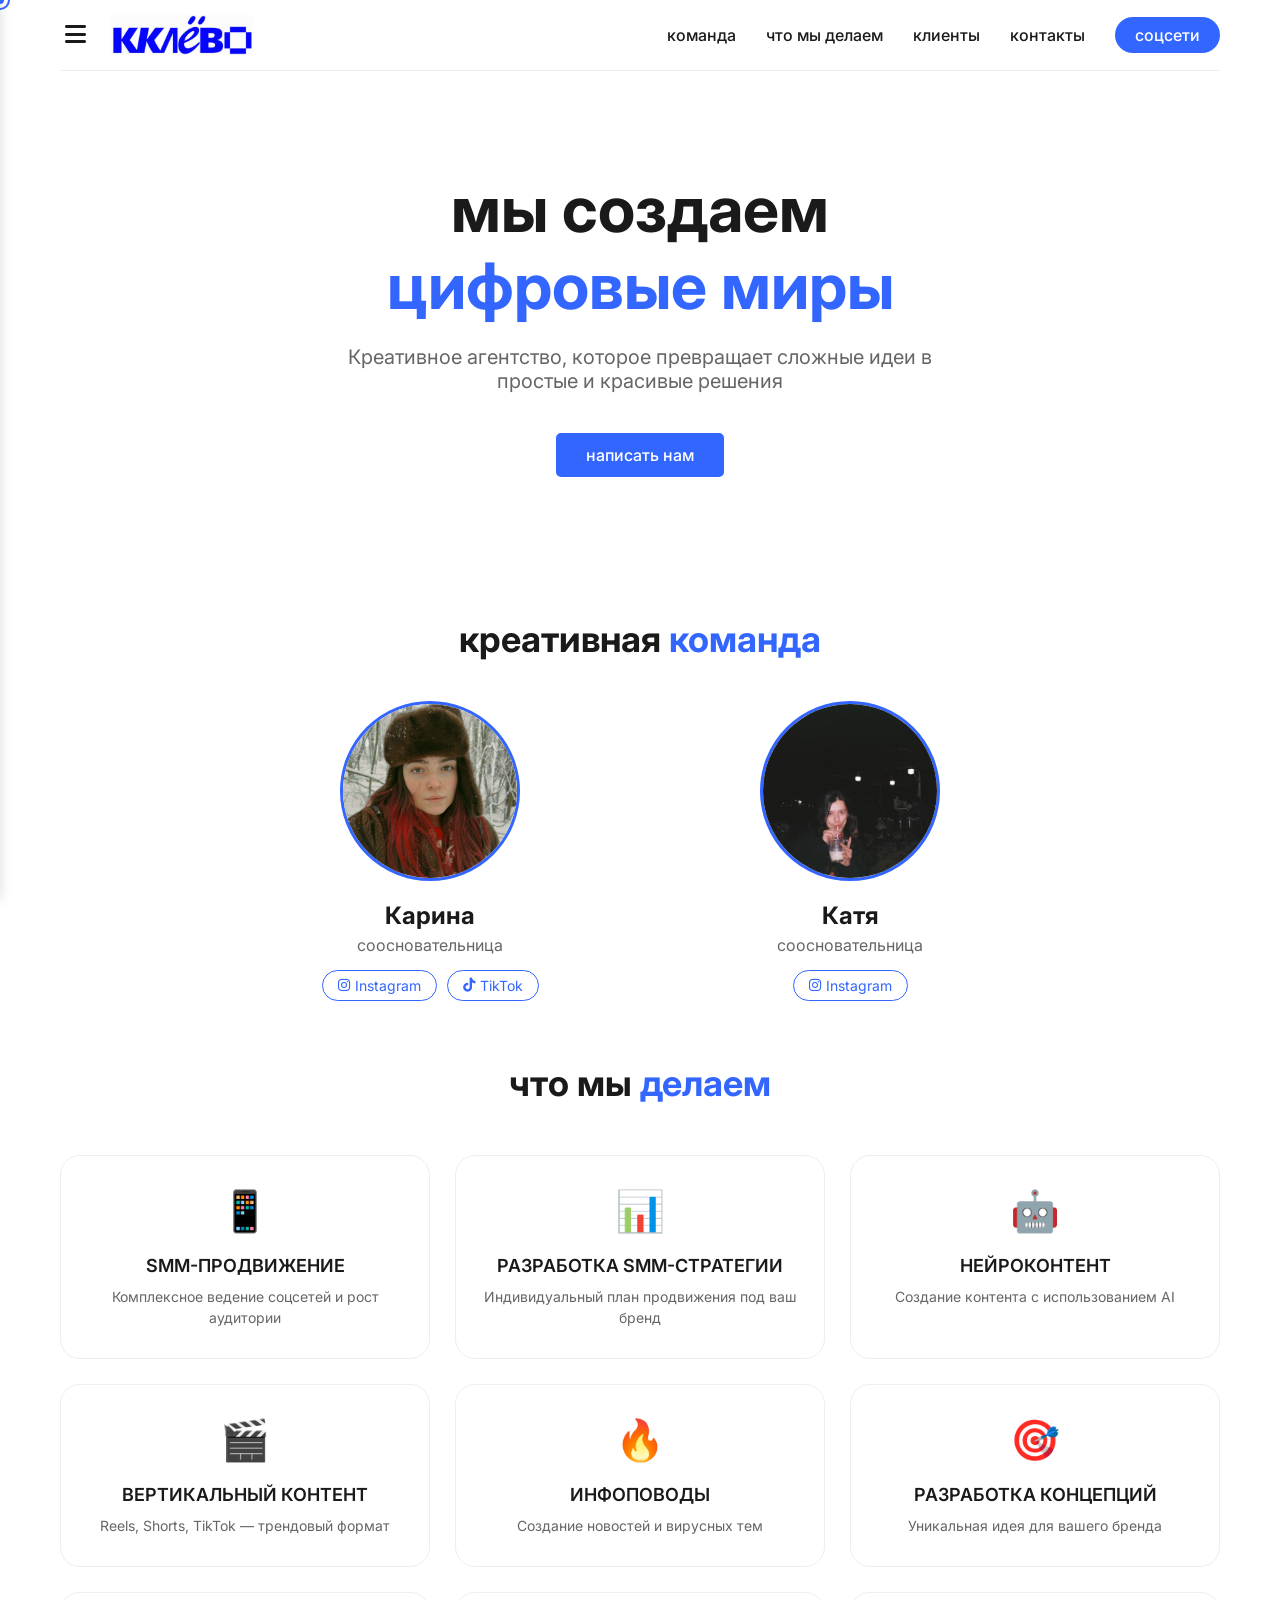
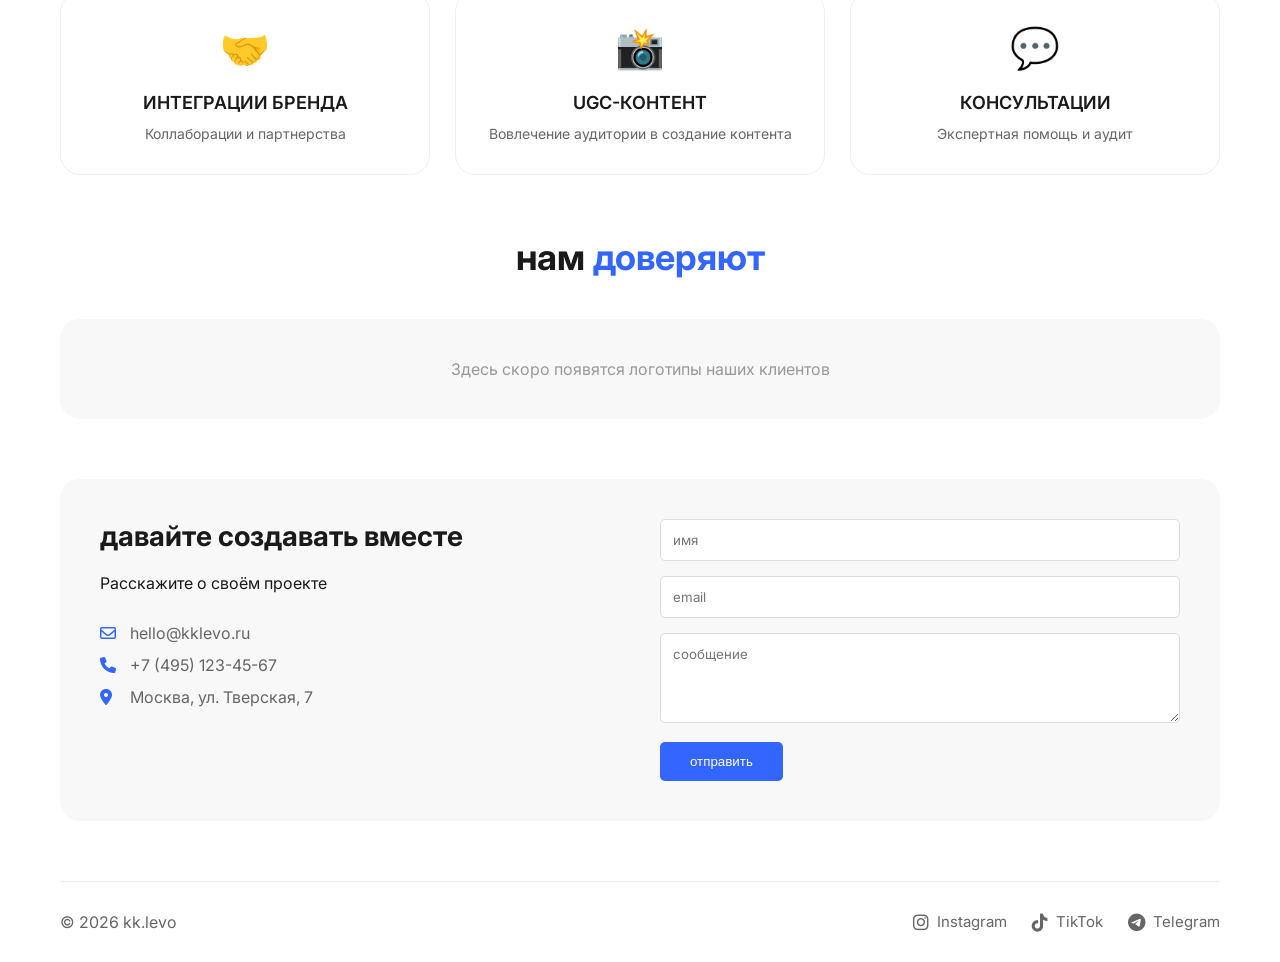
<file: index.html>
<!DOCTYPE html>
<html lang="ru">
<head>
    <meta charset="UTF-8">
    <meta name="viewport" content="width=device-width, initial-scale=1.0">
    <title>kk.levo — креативное агентство</title>
    <!-- Подключаем шрифт -->
    <link rel="preconnect" href="https://fonts.googleapis.com">
    <link rel="preconnect" href="https://fonts.gstatic.com" crossorigin>
    <link href="https://fonts.googleapis.com/css2?family=Inter:wght@300;400;500;600;700&display=swap" rel="stylesheet">
    <!-- Подключаем CSS -->
    <link rel="stylesheet" href="styles.css">
    <!-- Font Awesome для иконок -->
    <link rel="stylesheet" href="https://cdnjs.cloudflare.com/ajax/libs/font-awesome/6.0.0/css/all.min.css">
</head>
<body>
    <!-- КАСТОМНЫЙ КУРСОР -->
    <div class="cursor"></div>
    <div class="cursor-follower"></div>

    <!-- (панель и оверлей) -->
    <div class="menu-overlay" id="menuOverlay"></div>

    <div class="side-panel" id="sidePanel">
        <div class="panel-header">
            <div class="panel-logo">kk.<span>levo</span></div>
            <button class="close-panel" id="closePanel"><i class="fas fa-times"></i></button>
        </div>
        <nav class="panel-nav">
            <a href="index.html" class="panel-link"><i class="fas fa-home"></i> главная</a>
            <a href="services.html" class="panel-link"><i class="fas fa-star"></i> услуги</a>
            <a href="clients.html" class="panel-link"><i class="fas fa-handshake"></i> клиенты</a>
            <a href="index.html#contact" class="panel-link"><i class="fas fa-envelope"></i> контакты</a>
            <a href="index.html#social" class="panel-link"><i class="fas fa-share-alt"></i> соцсети</a>
        </nav>
        <div class="panel-footer">
            <p>© 2026 kk.levo</p>
        </div>
    </div>
    <!-- КОНЕЦ -->

    <div class="container">
        <!-- ШАПКА -->
        <div class="header">
            <div style="display: flex; align-items: center; gap: 20px;">
                <button class="menu-toggle" id="menuToggle">
                    <i class="fas fa-bars"></i>
                </button>
                <div class="logo">
                    <img src="logo.png" alt="kk.levo" style="height: 40px; width: auto;">
                </div>
            </div>

            <!-- Основная навигация (для больших экранов) -->
            <div class="nav">
                <a href="#team">команда</a>
                <a href="#services">что мы делаем</a>
                <a href="#clients">клиенты</a>
                <a href="#contact">контакты</a>
                <a href="#social" class="nav-social-link">соцсети</a>
            </div>
        </div>
        <!-- ГЛАВНЫЙ ЭКРАН -->
        <div class="hero">
            <h1>мы создаем<br><span class="blue">цифровые миры</span></h1>
            <p>Креативное агентство, которое превращает сложные идеи в простые и красивые решения</p>
            <a href="#contact" class="btn">написать нам</a>
        </div>

        <!-- КОМАНДА -->
        <h2 class="section-title" id="team">креативная <span>команда</span></h2>
        <div class="team-grid">
            <div class="member">
                <div class="member-photo">
                    <img src="kiara.jpg" alt="Киара" class="avatar" onerror="this.style.display='none'; this.parentElement.style.background='linear-gradient(135deg, #e0e0e0, #f5f5f5)';">
                </div>
                <h3>Карина</h3>
                <p class="member-role">соосновательница</p>
                <div class="member-social">
                    <a href="https://www.instagram.com/kiarovna" target="_blank"><i class="fab fa-instagram"></i> Instagram</a>
                    <a href="https://www.tiktok.com/@kiarovna" target="_blank"><i class="fab fa-tiktok"></i> TikTok</a>
                </div>
            </div>

            <div class="member">
                <div class="member-photo">
                    <img src="katya.jpg" alt="Катя" class="avatar" onerror="this.style.display='none'; this.parentElement.style.background='linear-gradient(135deg, #e0e0e0, #f5f5f5)';">
                </div>
                <h3>Катя</h3>
                <p class="member-role">соосновательница</p>
                <div class="member-social">
                    <a href="https://www.instagram.com/yofrox" target="_blank"><i class="fab fa-instagram"></i> Instagram</a>
                </div>
            </div>
        </div>
        <!-- УСЛУГИ -->
        <h2 class="section-title" id="services">что мы <span>делаем</span></h2>

        <div class="services-cards">
            <div class="service-card">
                <div class="service-icon">📱</div>
                <h3>SMM-ПРОДВИЖЕНИЕ</h3>
                <p>Комплексное ведение соцсетей и рост аудитории</p>
            </div>
            <div class="service-card">
                <div class="service-icon">📊</div>
                <h3>РАЗРАБОТКА SMM-СТРАТЕГИИ</h3>
                <p>Индивидуальный план продвижения под ваш бренд</p>
            </div>
            <div class="service-card">
                <div class="service-icon">🤖</div>
                <h3>НЕЙРОКОНТЕНТ</h3>
                <p>Создание контента с использованием AI</p>
            </div>
            <div class="service-card">
                <div class="service-icon">🎬</div>
                <h3>ВЕРТИКАЛЬНЫЙ КОНТЕНТ</h3>
                <p>Reels, Shorts, TikTok — трендовый формат</p>
            </div>
            <div class="service-card">
                <div class="service-icon">🔥</div>
                <h3>ИНФОПОВОДЫ</h3>
                <p>Создание новостей и вирусных тем</p>
            </div>
            <div class="service-card">
                <div class="service-icon">🎯</div>
                <h3>РАЗРАБОТКА КОНЦЕПЦИЙ</h3>
                <p>Уникальная идея для вашего бренда</p>
            </div>
            <div class="service-card">
                <div class="service-icon">🤝</div>
                <h3>ИНТЕГРАЦИИ БРЕНДА</h3>
                <p>Коллаборации и партнерства</p>
            </div>
            <div class="service-card">
                <div class="service-icon">📸</div>
                <h3>UGC-КОНТЕНТ</h3>
                <p>Вовлечение аудитории в создание контента</p>
            </div>
            <div class="service-card">
                <div class="service-icon">💬</div>
                <h3>КОНСУЛЬТАЦИИ</h3>
                <p>Экспертная помощь и аудит</p>
            </div>
        </div>

        <!-- КЛИЕНТЫ (будущий блок) -->
        <h2 class="section-title" id="clients">нам <span>доверяют</span></h2>
        <div class="clients-placeholder">
            <p style="text-align: center; color: #999; padding: 40px; background: #f8f8f8; border-radius: 20px;">
                Здесь скоро появятся логотипы наших клиентов
            </p>
        </div>

        <!-- КОНТАКТЫ -->

        <div class="contact" id="contact">
            <div class="contact-grid">
                <div class="contact-info">
                    <h2>давайте создавать вместе</h2>
                    <p>Расскажите о своём проекте</p>
                    <div class="contact-details">
                        <div><i class="far fa-envelope"></i> hello@kklevo.ru</div>
                        <div><i class="fas fa-phone"></i> +7 (495) 123-45-67</div>
                        <div><i class="fas fa-map-marker-alt"></i> Москва, ул. Тверская, 7</div>
                    </div>
                </div>
                <form class="form" id="contactForm">
                    <input type="text" placeholder="имя" required>
                    <input type="email" placeholder="email" required>
                    <textarea rows="4" placeholder="сообщение" required></textarea>
                    <button type="submit" class="btn">отправить</button>
                </form>
            </div>
        </div>

        <!-- ПОДВАЛ -->
        <div class="footer" id="social">
            <div>© 2026 kk.levo — креативное агентство</div>
            <div class="social-links">
                <a href="https://www.instagram.com/kk.levo" target="_blank"><i class="fab fa-instagram"></i> Instagram</a>
                <a href="https://www.tiktok.com/@kiarovna" target="_blank"><i class="fab fa-tiktok"></i> TikTok</a>
                <a href="#" target="_blank"><i class="fab fa-telegram"></i> Telegram</a>
               
            </div>
        </div>
    </div>
    <!-- Подключаем JavaScript -->
    <script src="script.js"></script>
</body>
</html>
</file>
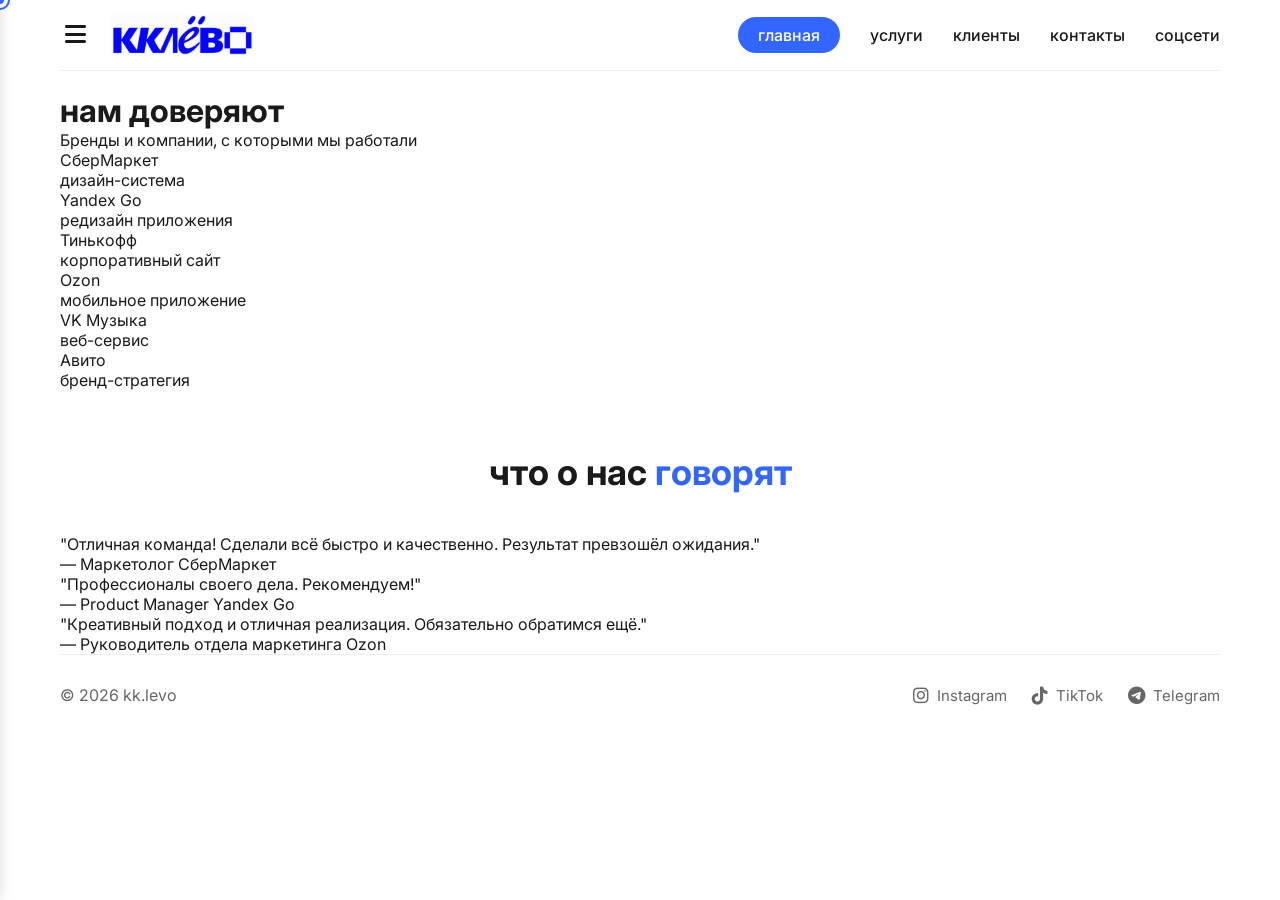
<file: clients.html>
﻿<!DOCTYPE html>
<html lang="ru">
<head>
    <meta charset="UTF-8">
    <meta name="viewport" content="width=device-width, initial-scale=1.0">
    <title>kk.levo — клиенты</title>
    <link rel="preconnect" href="https://fonts.googleapis.com">
    <link rel="preconnect" href="https://fonts.gstatic.com" crossorigin>
    <link href="https://fonts.googleapis.com/css2?family=Inter:wght@300;400;500;600;700&display=swap" rel="stylesheet">
    <link rel="stylesheet" href="https://cdnjs.cloudflare.com/ajax/libs/font-awesome/6.0.0/css/all.min.css">
    <link rel="stylesheet" href="styles.css">
</head>
<body>
    <!-- КАСТОМНЫЙ КУРСОР -->
    <div class="cursor"></div>
    <div class="cursor-follower"></div>

    <!-- ВЫДВИЖНАЯ ПАНЕЛЬ -->
    <div class="menu-overlay" id="menuOverlay"></div>
    <div class="side-panel" id="sidePanel">
        <div class="panel-header">
            <div class="panel-logo">
                <img src="logo.png" alt="kk.levo" style="height: 35px; width: auto;">
            </div>
            <button class="close-panel" id="closePanel"><i class="fas fa-times"></i></button>
        </div>
        <nav class="panel-nav">
            <a href="index.html" class="panel-link"><i class="fas fa-home"></i> главная</a>
            <a href="services.html" class="panel-link"><i class="fas fa-star"></i> услуги</a>
            <a href="clients.html" class="panel-link"><i class="fas fa-handshake"></i> клиенты</a>
            <a href="index.html#contact" class="panel-link"><i class="fas fa-envelope"></i> контакты</a>
            <a href="index.html#social" class="panel-link"><i class="fas fa-share-alt"></i> соцсети</a>
        </nav>
        <div class="panel-footer">
            <p>© 2026 kk.levo</p>
        </div>
    </div>

    <div class="container">
        <!-- ШАПКА -->
        <div class="header">
            <div style="display: flex; align-items: center; gap: 20px;">
                <button class="menu-toggle" id="menuToggle"><i class="fas fa-bars"></i></button>
                <div class="logo">
                    <a href="index.html"><img src="logo.png" alt="kk.levo" style="height: 40px; width: auto;"></a>
                </div>
            </div>
            <div class="nav">
                <a href="index.html" class="nav-social-link">главная</a>
                <a href="services.html">услуги</a>
                <a href="clients.html" class="active">клиенты</a>
                <a href="index.html#contact">контакты</a>
                <a href="index.html#social">соцсети</a>
            </div>
        </div>

        <!-- ЗАГОЛОВОК СТРАНИЦЫ -->
        <div class="page-header">
            <h1>нам <span class="blue">доверяют</span></h1>
            <p>Бренды и компании, с которыми мы работали</p>
        </div>

        <!-- СЕТКА КЛИЕНТОВ -->
        <div class="clients-grid">
            <div class="client-card">
                <div class="client-logo-placeholder">СберМаркет</div>
                <div class="client-info">
                    <p>дизайн-система</p>
                </div>
            </div>
            <div class="client-card">
                <div class="client-logo-placeholder">Yandex Go</div>
                <div class="client-info">
                    <p>редизайн приложения</p>
                </div>
            </div>
            <div class="client-card">
                <div class="client-logo-placeholder">Тинькофф</div>
                <div class="client-info">
                    <p>корпоративный сайт</p>
                </div>
            </div>
            <div class="client-card">
                <div class="client-logo-placeholder">Ozon</div>
                <div class="client-info">
                    <p>мобильное приложение</p>
                </div>
            </div>
            <div class="client-card">
                <div class="client-logo-placeholder">VK Музыка</div>
                <div class="client-info">
                    <p>веб-сервис</p>
                </div>
            </div>
            <div class="client-card">
                <div class="client-logo-placeholder">Авито</div>
                <div class="client-info">
                    <p>бренд-стратегия</p>
                </div>
            </div>
        </div>

        <!-- ОТЗЫВЫ -->
        <div class="reviews-section">
            <h2 class="section-title">что о нас <span>говорят</span></h2>
            <div class="reviews-grid">
                <div class="review-card">
                    <p class="review-text">"Отличная команда! Сделали всё быстро и качественно. Результат превзошёл ожидания."</p>
                    <p class="review-author">— Маркетолог СберМаркет</p>
                </div>
                <div class="review-card">
                    <p class="review-text">"Профессионалы своего дела. Рекомендуем!"</p>
                    <p class="review-author">— Product Manager Yandex Go</p>
                </div>
                <div class="review-card">
                    <p class="review-text">"Креативный подход и отличная реализация. Обязательно обратимся ещё."</p>
                    <p class="review-author">— Руководитель отдела маркетинга Ozon</p>
                </div>
            </div>
        </div>

        <!-- ПОДВАЛ -->
        <div class="footer" id="social">
            <div>© 2026 kk.levo — креативное агентство</div>
            <div class="social-links">
                <a href="https://www.instagram.com/kk.levo" target="_blank"><i class="fab fa-instagram"></i> Instagram</a>
                <a href="https://www.tiktok.com/@kiarovna" target="_blank"><i class="fab fa-tiktok"></i> TikTok</a>
                <a href="#" target="_blank"><i class="fab fa-telegram"></i> Telegram</a>
            </div>
        </div>
    </div>

    <script src="script.js"></script>
</body>
</html>
</file>
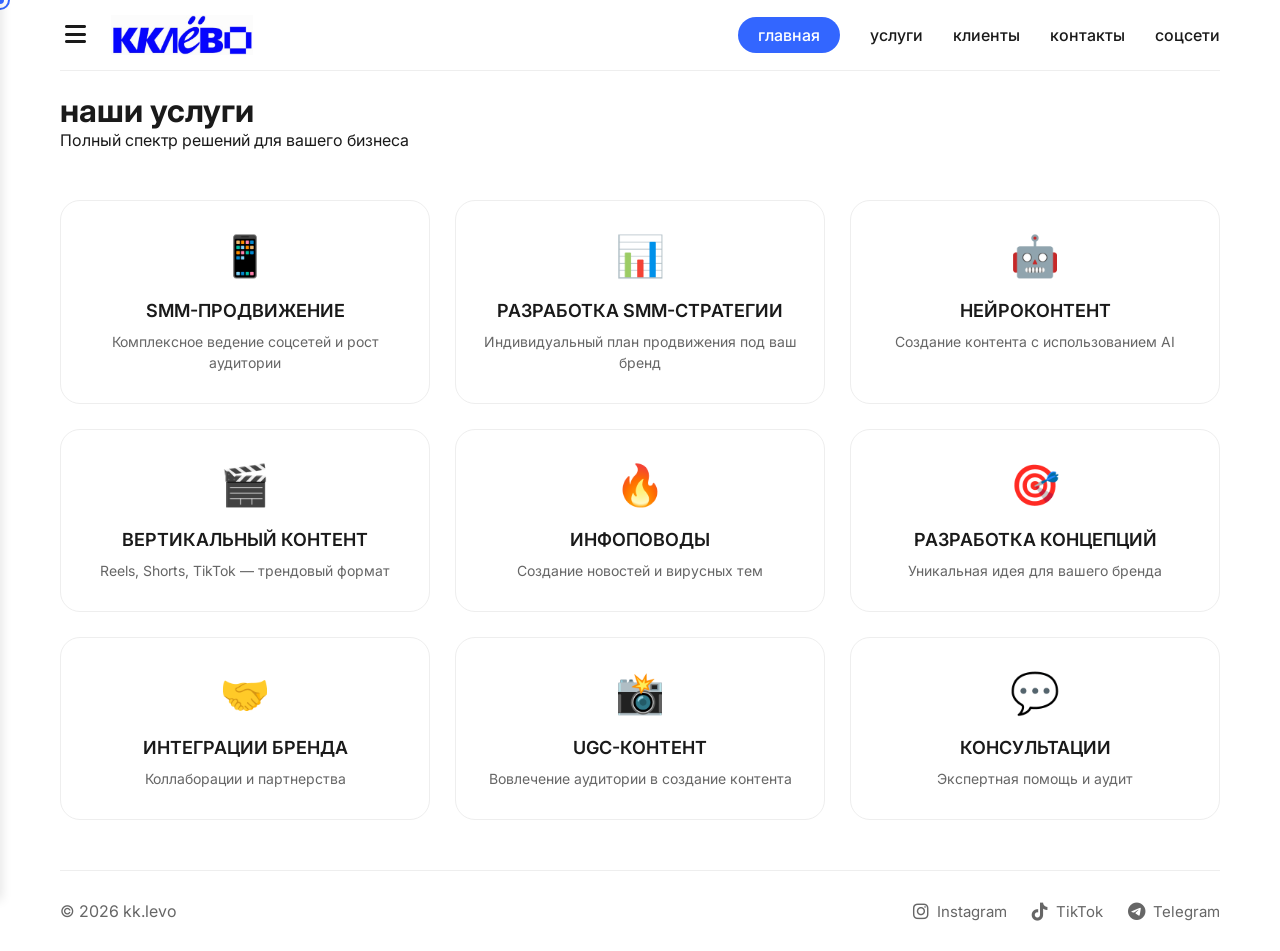
<file: services.html>
﻿<!DOCTYPE html>
<html lang="ru">
<head>
    <meta charset="UTF-8">
    <meta name="viewport" content="width=device-width, initial-scale=1.0">
    <title>kk.levo — услуги</title>
    <link rel="preconnect" href="https://fonts.googleapis.com">
    <link rel="preconnect" href="https://fonts.gstatic.com" crossorigin>
    <link href="https://fonts.googleapis.com/css2?family=Inter:wght@300;400;500;600;700&display=swap" rel="stylesheet">
    <link rel="stylesheet" href="https://cdnjs.cloudflare.com/ajax/libs/font-awesome/6.0.0/css/all.min.css">
    <link rel="stylesheet" href="styles.css">
</head>
<body>
    <!-- КАСТОМНЫЙ КУРСОР -->
    <div class="cursor"></div>
    <div class="cursor-follower"></div>

    <!-- ВЫДВИЖНАЯ ПАНЕЛЬ -->
    <div class="menu-overlay" id="menuOverlay"></div>
    <div class="side-panel" id="sidePanel">
        <div class="panel-header">
            <div class="panel-logo">
                <img src="logo.png" alt="kk.levo" style="height: 35px; width: auto;">
            </div>
            <button class="close-panel" id="closePanel"><i class="fas fa-times"></i></button>
        </div>
        <nav class="panel-nav">
            <a href="index.html" class="panel-link"><i class="fas fa-home"></i> главная</a>
            <a href="services.html" class="panel-link"><i class="fas fa-star"></i> услуги</a>
            <a href="clients.html" class="panel-link"><i class="fas fa-handshake"></i> клиенты</a>
            <a href="index.html#contact" class="panel-link"><i class="fas fa-envelope"></i> контакты</a>
            <a href="index.html#social" class="panel-link"><i class="fas fa-share-alt"></i> соцсети</a>
        </nav>
        <div class="panel-footer">
            <p>© 2026 kk.levo</p>
        </div>
    </div>

    <div class="container">
        <!-- ШАПКА -->
        <div class="header">
            <div style="display: flex; align-items: center; gap: 20px;">
                <button class="menu-toggle" id="menuToggle"><i class="fas fa-bars"></i></button>
                <div class="logo">
                    <a href="index.html"><img src="logo.png" alt="kk.levo" style="height: 40px; width: auto;"></a>
                </div>
            </div>
            <div class="nav">
                <a href="index.html" class="nav-social-link">главная</a>
                <a href="services.html" class="active">услуги</a>
                <a href="clients.html">клиенты</a>
                <a href="index.html#contact">контакты</a>
                <a href="index.html#social">соцсети</a>
            </div>
        </div>

        <!-- ЗАГОЛОВОК СТРАНИЦЫ -->
        <div class="page-header">
            <h1>наши <span class="blue">услуги</span></h1>
            <p>Полный спектр решений для вашего бизнеса</p>
        </div>

        <!-- УСЛУГИ ВСЕ КАРТОЧКИ -->
        <div class="services-cards">
            <div class="service-card">
                <div class="service-icon">📱</div>
                <h3>SMM-ПРОДВИЖЕНИЕ</h3>
                <p>Комплексное ведение соцсетей и рост аудитории</p>
            </div>
            <div class="service-card">
                <div class="service-icon">📊</div>
                <h3>РАЗРАБОТКА SMM-СТРАТЕГИИ</h3>
                <p>Индивидуальный план продвижения под ваш бренд</p>
            </div>
            <div class="service-card">
                <div class="service-icon">🤖</div>
                <h3>НЕЙРОКОНТЕНТ</h3>
                <p>Создание контента с использованием AI</p>
            </div>
            <div class="service-card">
                <div class="service-icon">🎬</div>
                <h3>ВЕРТИКАЛЬНЫЙ КОНТЕНТ</h3>
                <p>Reels, Shorts, TikTok — трендовый формат</p>
            </div>
            <div class="service-card">
                <div class="service-icon">🔥</div>
                <h3>ИНФОПОВОДЫ</h3>
                <p>Создание новостей и вирусных тем</p>
            </div>
            <div class="service-card">
                <div class="service-icon">🎯</div>
                <h3>РАЗРАБОТКА КОНЦЕПЦИЙ</h3>
                <p>Уникальная идея для вашего бренда</p>
            </div>
            <div class="service-card">
                <div class="service-icon">🤝</div>
                <h3>ИНТЕГРАЦИИ БРЕНДА</h3>
                <p>Коллаборации и партнерства</p>
            </div>
            <div class="service-card">
                <div class="service-icon">📸</div>
                <h3>UGC-КОНТЕНТ</h3>
                <p>Вовлечение аудитории в создание контента</p>
            </div>
            <div class="service-card">
                <div class="service-icon">💬</div>
                <h3>КОНСУЛЬТАЦИИ</h3>
                <p>Экспертная помощь и аудит</p>
            </div>
        </div>

        <!-- ПОДВАЛ -->
        <div class="footer" id="social">
            <div>© 2026 kk.levo — креативное агентство</div>
            <div class="social-links">
                <a href="https://www.instagram.com/kk.levo" target="_blank"><i class="fab fa-instagram"></i> Instagram</a>
                <a href="https://www.tiktok.com/@kiarovna" target="_blank"><i class="fab fa-tiktok"></i> TikTok</a>
                <a href="#" target="_blank"><i class="fab fa-telegram"></i> Telegram</a>
            </div>
        </div>
    </div>

    <script src="script.js"></script>
</body>
</html>
</file>
<file: styles.css>
/* ОСНОВНЫЕ СТИЛИ */
* {
    margin: 0;
    padding: 0;
    box-sizing: border-box;
}

body {
    font-family: 'Inter', sans-serif;
    background: white;
    color: #1a1a1a;
    overflow-x: hidden;
}

.container {
    max-width: 1200px;
    margin: 0 auto;
    padding: 0 20px;
}
/* Отступ для учёта липкой шапки */
#services, #team, #clients, #contact, #social {
    scroll-margin-top: 100px; /* Отступ сверху при скролле до якоря */
}
/* ===== ШАПКА (ЛИПКАЯ) ===== */
.header {
    display: flex;
    justify-content: space-between;
    align-items: center;
    padding: 15px 0;
    border-bottom: 1px solid #eee;
    background: rgba(255, 255, 255, 0.95); /* Полупрозрачный белый */
    backdrop-filter: blur(10px); /* Размытие фона */
    position: sticky;
    top: 0;
    z-index: 100;
    margin-bottom: 20px;
    transition: all 0.3s ease;
}

    /* Эффект при скролле (чуть более плотный) */
    .header.scrolled {
        padding: 10px 0;
        background: rgba(255, 255, 255, 0.98);
        box-shadow: 0 5px 20px rgba(0,0,0,0.05);
    }

.menu-toggle {
    background: none;
    border: none;
    font-size: 24px;
    color: #1a1a1a;
    cursor: pointer;
    padding: 5px;
}

    .menu-toggle:hover {
        color: #3366ff;
    }

.logo img {
    height: 40px;
    width: auto;
    display: block;
}

.nav {
    display: flex;
    gap: 30px;
}

    .nav a {
        color: #1a1a1a;
        text-decoration: none;
        transition: color 0.3s;
    }

        .nav a:hover {
            color: #3366ff;
        }

/* ===== ГЛАВНЫЙ ЭКРАН ===== */
.hero {
    padding: 80px 0;
    text-align: center;
    max-width: 800px;
    margin: 0 auto;
}

    .hero h1 {
        font-size: clamp(40px, 8vw, 64px);
        margin-bottom: 20px;
        line-height: 1.2;
    }

    .hero .blue {
        color: #3366ff;
    }

    .hero p {
        font-size: clamp(16px, 4vw, 20px);
        color: #666;
        margin-bottom: 40px;
        max-width: 600px;
        margin-left: auto;
        margin-right: auto;
    }

/* ===== КНОПКИ ===== */
.btn {
    display: inline-block;
    padding: 12px 30px;
    background: #3366ff;
    color: white;
    text-decoration: none;
    border-radius: 5px;
    font-weight: 500;
    border: none;
    cursor: pointer;
    transition: background 0.3s;
}

    .btn:hover {
        background: #2952cc;
    }

/* ===== ЗАГОЛОВКИ СЕКЦИЙ ===== */
.section-title {
    font-size: clamp(28px, 6vw, 36px);
    text-align: center;
    margin: 60px 0 40px;
}

    .section-title span {
        color: #3366ff;
    }

/* ===== КОМАНДА ===== */
.team-grid {
    display: grid;
    grid-template-columns: repeat(2, 1fr);
    gap: 40px;
    max-width: 800px;
    margin: 0 auto 60px;
}

.member {
    text-align: center;
}

.member-photo {
    width: 180px;
    height: 180px;
    border-radius: 50%;
    margin: 0 auto 20px;
    overflow: hidden;
    border: 3px solid #3366ff;
    background: linear-gradient(135deg, #e0e0e0, #f5f5f5);
}

.avatar {
    width: 100%;
    height: 100%;
    object-fit: cover;
}

.member h3 {
    font-size: 24px;
    margin-bottom: 5px;
}

.member-role {
    color: #666;
    margin-bottom: 15px;
}

.member-social {
    display: flex;
    gap: 10px;
    justify-content: center;
    flex-wrap: wrap;
}

    .member-social a {
        display: inline-flex;
        align-items: center;
        gap: 5px;
        color: #3366ff;
        text-decoration: none;
        font-size: 14px;
        padding: 6px 15px;
        border: 1px solid #3366ff;
        border-radius: 20px;
        transition: all 0.3s;
    }

        .member-social a:hover {
            background: #3366ff;
            color: white;
        }

/* ===== ВЫДВИЖНАЯ ПАНЕЛЬ ===== */
.side-panel {
    position: fixed;
    top: 0;
    left: -280px;
    width: 280px;
    height: 100vh;
    background: white;
    box-shadow: 2px 0 10px rgba(0,0,0,0.1);
    z-index: 1000;
    transition: left 0.3s ease;
    display: flex;
    flex-direction: column;
}

    .side-panel.open {
        left: 0;
    }

.panel-header {
    display: flex;
    justify-content: space-between;
    align-items: center;
    padding: 20px;
    border-bottom: 1px solid #eee;
}

.panel-logo {
    font-size: 22px;
    font-weight: 700;
}

    .panel-logo span {
        color: #3366ff;
    }

.close-panel {
    background: none;
    border: none;
    font-size: 20px;
    cursor: pointer;
    color: #666;
}

.panel-nav {
    flex: 1;
    padding: 20px 0;
}

.panel-link {
    padding: 12px 20px;
    color: #1a1a1a;
    text-decoration: none;
    display: flex;
    align-items: center;
    gap: 12px;
    transition: all 0.3s;
}

    .panel-link i {
        width: 20px;
        color: #3366ff;
    }

    .panel-link:hover {
        background: #f0f3ff;
        padding-left: 30px;
    }

.panel-footer {
    padding: 20px;
    border-top: 1px solid #eee;
    color: #666;
    font-size: 14px;
    text-align: center;
}

.menu-overlay {
    position: fixed;
    top: 0;
    left: 0;
    width: 100%;
    height: 100%;
    background: rgba(0,0,0,0.5);
    z-index: 999;
    opacity: 0;
    visibility: hidden;
    transition: all 0.3s;
}

    .menu-overlay.open {
        opacity: 1;
        visibility: visible;
    }

/* ===== КОНТАКТЫ ===== */
.contact {
    background: #f8f8f8;
    padding: 40px;
    border-radius: 20px;
    margin: 60px 0;
}

.contact-grid {
    display: grid;
    grid-template-columns: 1fr 1fr;
    gap: 40px;
}

.contact-info h2 {
    font-size: 28px;
    margin-bottom: 20px;
}

.contact-details {
    margin: 30px 0;
}

    .contact-details div {
        margin-bottom: 12px;
        display: flex;
        align-items: center;
        gap: 10px;
        color: #666;
    }

    .contact-details i {
        color: #3366ff;
        width: 20px;
    }

.form input,
.form textarea {
    width: 100%;
    padding: 12px;
    margin-bottom: 15px;
    border: 1px solid #ddd;
    border-radius: 5px;
    font-family: inherit;
}

    .form input:focus,
    .form textarea:focus {
        outline: none;
        border-color: #3366ff;
    }

/* ===== ПОДВАЛ ===== */
.footer {
    display: flex;
    justify-content: space-between;
    align-items: center;
    padding: 30px 0;
    border-top: 1px solid #eee;
    color: #666;
}

.social {
    display: flex;
    gap: 20px;
}

    .social a {
        color: #666;
        text-decoration: none;
        display: flex;
        align-items: center;
        gap: 5px;
        transition: color 0.3s;
    }

        .social a:hover {
            color: #3366ff;
        }

/* ===== КАСТОМНЫЙ КУРСОР ===== */
.cursor {
    width: 20px;
    height: 20px;
    border: 2px solid #3366ff;
    border-radius: 50%;
    position: fixed;
    pointer-events: none;
    z-index: 9999;
    transform: translate(-50%, -50%);
    transition: all 0.1s ease;
}

.cursor-follower {
    width: 8px;
    height: 8px;
    background: #3366ff;
    border-radius: 50%;
    position: fixed;
    pointer-events: none;
    z-index: 9999;
    transform: translate(-50%, -50%);
    transition: all 0.15s ease;
}

/* ===== АДАПТАЦИЯ ===== */
@media (max-width: 768px) {
    .nav {
        display: none;
    }

    .team-grid {
        grid-template-columns: 1fr;
        max-width: 400px;
    }

    .member-photo {
        width: 150px;
        height: 150px;
    }

    .contact-grid {
        grid-template-columns: 1fr;
    }

    .footer {
        flex-direction: column;
        gap: 20px;
        text-align: center;
    }

    .social {
        justify-content: center;
    }

    .cursor,
    .cursor-follower {
        display: none;
    }
}
/* ===== КАСТОМНЫЙ КУРСОР ===== */
.cursor {
    width: 20px;
    height: 20px;
    border: 2px solid #3366ff;
    border-radius: 50%;
    position: fixed;
    pointer-events: none;
    z-index: 9999;
    transform: translate(-50%, -50%);
    transition: all 0.1s ease;
    mix-blend-mode: multiply;
}

.cursor-follower {
    width: 8px;
    height: 8px;
    background: #3366ff;
    border-radius: 50%;
    position: fixed;
    pointer-events: none;
    z-index: 9999;
    transform: translate(-50%, -50%);
    transition: all 0.15s ease;
}

.cursor.hover {
    transform: translate(-50%, -50%) scale(1.5);
    background-color: rgba(51, 102, 255, 0.1);
}

.cursor-follower.hover {
    transform: translate(-50%, -50%) scale(1.5);
    background-color: #3366ff;
}

@media (max-width: 768px) {
    .cursor, .cursor-follower {
        display: none;
    }
}
/* ===== УСЛУГИ КАРТОЧКИ ===== */
.services-cards {
    display: grid;
    grid-template-columns: repeat(3, 1fr);
    gap: 25px;
    margin: 50px 0;
}

.service-card {
    background: white;
    border: 1px solid #eee;
    border-radius: 20px;
    padding: 30px 20px;
    text-align: center;
    transition: all 0.3s ease;
    position: relative;
    overflow: hidden;
    cursor: pointer;
}

    /* Маленькая синяя полоска сверху */
    .service-card::before {
        content: '';
        position: absolute;
        top: 0;
        left: 0;
        width: 100%;
        height: 4px; /* Тонкая полоска */
        background: #3366ff; /* Просто синий, без градиента */
        transform: translateX(-100%);
        transition: transform 0.3s ease;
    }

    /* При наведении полоска выезжает */
    .service-card:hover::before {
        transform: translateX(0);
    }

    /* Лёгкое изменение фона при наведении */
    .service-card:hover {
        background: #f8f9ff; /* Очень светлый синий фон */
        border-color: #3366ff;
        transform: translateY(-3px);
        box-shadow: 0 10px 25px rgba(51, 102, 255, 0.15);
    }

.service-icon {
    font-size: 40px;
    margin-bottom: 20px;
    transition: color 0.3s ease;
}

.service-card h3 {
    font-size: 18px;
    margin-bottom: 10px;
    color: #1a1a1a;
    transition: color 0.3s ease;
    font-weight: 600;
}

.service-card p {
    color: #666;
    font-size: 14px;
    line-height: 1.5;
    transition: color 0.3s ease;
}

/* Адаптация для мобильных */
@media (max-width: 992px) {
    .services-cards {
        grid-template-columns: repeat(2, 1fr);
    }
}

@media (max-width: 576px) {
    .services-cards {
        grid-template-columns: 1fr;
    }

    .service-card {
        padding: 25px 15px;
    }
}
.service-card:hover::before {
    transform: translateX(0);
}

.service-card:hover {
    transform: translateY(-3px); /* Только подъём, фон не меняется */
    box-shadow: 0 10px 25px rgba(51, 102, 255, 0.15);
}

/* ===== НАВИГАЦИЯ ===== */
.nav {
    display: flex;
    gap: 30px;
    align-items: center;
}

    .nav a {
        color: #1a1a1a;
        text-decoration: none;
        font-weight: 500;
        transition: color 0.3s;
        position: relative;
        padding: 5px 0;
    }

        .nav a:hover {
            color: #3366ff;
        }

        /* Подчёркивание при наведении */
        .nav a::after {
            content: '';
            position: absolute;
            bottom: 0;
            left: 0;
            width: 0;
            height: 2px;
            background: #3366ff;
            transition: width 0.3s;
        }

        .nav a:hover::after {
            width: 100%;
        }

/* Специальный стиль для ссылки на соцсети */
.nav-social-link {
    background: #3366ff;
    color: white !important;
    padding: 8px 20px !important;
    border-radius: 30px;
}

    .nav-social-link:hover {
        background: #2952cc;
        color: white !important;
    }

    .nav-social-link::after {
        display: none; /* Убираем подчёркивание */
    }

/* ===== СОЦСЕТИ В ПОДВАЛЕ ===== */
.social-links {
    display: flex;
    gap: 25px;
    flex-wrap: wrap;
}

    .social-links a {
        color: #666;
        text-decoration: none;
        display: flex;
        align-items: center;
        gap: 8px;
        transition: color 0.3s;
        font-size: 15px;
    }

        .social-links a:hover {
            color: #3366ff;
        }

    .social-links i {
        font-size: 18px;
    }

/* ===== КЛИЕНТЫ (заглушка) ===== */
.clients-placeholder {
    margin: 40px 0 60px;
}

/* Адаптация для мобильных */
@media (max-width: 768px) {
    .nav {
        display: none; /* На мобильных скрываем, оставляем только бургер-меню */
    }

    .social-links {
        justify-content: center;
        gap: 20px;
    }

    /* ===== СТИЛИ ДЛЯ СТРАНИЦ ===== */
    .page-header {
        text-align: center;
        padding: 40px 0 60px;
    }

        .page-header h1 {
            font-size: clamp(2.5rem, 6vw, 4rem);
            margin-bottom: 15px;
            color: #1a1a1a;
        }

        .page-header p {
            font-size: 1.2rem;
            color: #666;
        }

    /* Активная ссылка в навигации */
    .nav a.active {
        color: #3366ff;
        border-bottom: 2px solid #3366ff;
    }

    /* Клиенты сетка */
    .clients-grid {
        display: grid;
        grid-template-columns: repeat(3, 1fr);
        gap: 30px;
        margin: 40px 0 60px;
    }

    .client-card {
        background: white;
        border: 1px solid #eee;
        border-radius: 20px;
        padding: 40px 20px;
        text-align: center;
        transition: all 0.3s;
        cursor: pointer;
    }

        .client-card:hover {
            transform: translateY(-5px);
            box-shadow: 0 15px 30px rgba(51,102,255,0.1);
            border-color: #3366ff;
        }

    .client-logo-placeholder {
        font-size: 24px;
        font-weight: 700;
        color: #3366ff;
        margin-bottom: 15px;
    }

    .client-info p {
        color: #666;
        font-size: 14px;
    }

    /* Отзывы */
    .reviews-section {
        margin: 60px 0;
    }

    .reviews-grid {
        display: grid;
        grid-template-columns: repeat(3, 1fr);
        gap: 30px;
        margin-top: 40px;
    }

    .review-card {
        background: #f8f9ff;
        border-radius: 20px;
        padding: 30px;
        transition: all 0.3s;
    }

        .review-card:hover {
            transform: translateY(-3px);
            box-shadow: 0 10px 25px rgba(51,102,255,0.1);
        }

    .review-text {
        font-size: 16px;
        line-height: 1.6;
        color: #1a1a1a;
        margin-bottom: 20px;
        font-style: italic;
    }

    .review-author {
        color: #3366ff;
        font-weight: 500;
        font-size: 14px;
    }

    /* Адаптация */
    @media (max-width: 768px) {
        .clients-grid {
            grid-template-columns: 1fr;
        }

        .reviews-grid {
            grid-template-columns: 1fr;
        }

        .client-card {
            padding: 30px;
        }
    }
    /* Синяя кнопка в навигации */
    .nav .btn-blue {
        background: #3366ff;
        color: white !important;
        padding: 8px 20px !important;
        border-radius: 30px;
    }

        .nav .btn-blue:hover {
            background: #2952cc;
            color: white !important;
        }

        .nav .btn-blue::after {
            display: none;
        }
    /* ===== АКТИВНАЯ ССЫЛКА В НАВИГАЦИИ (для всех экранов) ===== */
    .nav a.active {
        color: #3366ff;
        border-bottom: 2px solid #3366ff;
    }

    /* Синяя кнопка в навигации */
    .nav .btn-blue {
        background: #3366ff;
        color: white !important;
        padding: 8px 20px !important;
        border-radius: 30px;
    }

        .nav .btn-blue:hover {
            background: #2952cc;
            color: white !important;
        }

        .nav .btn-blue::after {
            display: none;
        }


}
</file>
